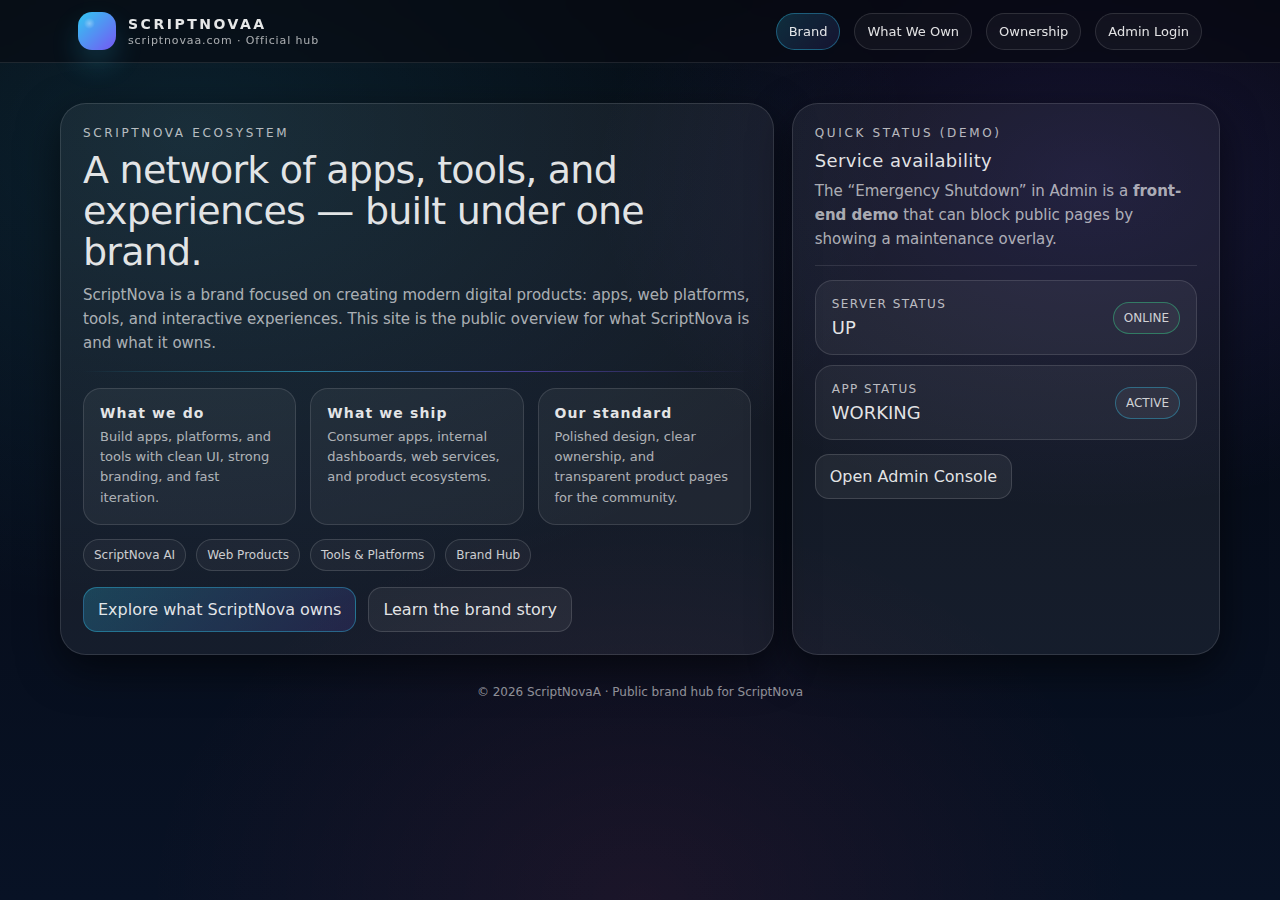
<file: index.html>
<!doctype html>
<html lang="en">
<head>
  <meta charset="utf-8"/>
  <meta name="viewport" content="width=device-width,initial-scale=1"/>
  <title>ScriptNovaA — ScriptNova Brand</title>
  <link rel="stylesheet" href="./assets/styles.css"/>
</head>
<body>
  <div class="nav">
    <div class="nav-inner">
      <a class="brand" href="./index.html">
        <div class="logo"></div>
        <div>
          <h1>ScriptNovaA</h1>
          <small>scriptnovaa.com · Official hub</small>
        </div>
      </a>
      <div class="nav-links">
        <a class="pill accent" href="./brand.html">Brand</a>
        <a class="pill" href="./products.html">What We Own</a>
        <a class="pill" href="./ownership.html">Ownership</a>
        <a class="pill" href="./admin/login.html">Admin Login</a>
      </div>
    </div>
  </div>

  <div class="container hero">
    <div class="hero-grid">
      <div class="card">
        <div class="card-pad">
          <div class="kicker">ScriptNova Ecosystem</div>
          <div class="title">A network of apps, tools, and experiences — built under one brand.</div>
          <p class="sub">
            ScriptNova is a brand focused on creating modern digital products: apps, web platforms, tools,
            and interactive experiences. This site is the public overview for what ScriptNova is and what it owns.
          </p>

          <div class="glow-line"></div>

          <div class="grid-3">
            <div class="mini">
              <h3>What we do</h3>
              <p>Build apps, platforms, and tools with clean UI, strong branding, and fast iteration.</p>
            </div>
            <div class="mini">
              <h3>What we ship</h3>
              <p>Consumer apps, internal dashboards, web services, and product ecosystems.</p>
            </div>
            <div class="mini">
              <h3>Our standard</h3>
              <p>Polished design, clear ownership, and transparent product pages for the community.</p>
            </div>
          </div>

          <div class="badges">
            <span class="badge">ScriptNova AI</span>
            <span class="badge">Web Products</span>
            <span class="badge">Tools & Platforms</span>
            <span class="badge">Brand Hub</span>
          </div>

          <div class="row" style="margin-top:16px">
            <a class="btn primary" href="./products.html">Explore what ScriptNova owns</a>
            <a class="btn" href="./brand.html">Learn the brand story</a>
          </div>
        </div>
      </div>

      <div class="card">
        <div class="card-pad">
          <div class="kicker">Quick status (demo)</div>
          <div style="font-size:18px; margin-top:10px; letter-spacing:.02em;">
            Service availability
          </div>
          <p class="sub" style="margin-top:8px;">
            The “Emergency Shutdown” in Admin is a <b>front-end demo</b> that can block public pages by showing a maintenance overlay.
          </p>

          <div class="hr"></div>

          <div class="mini">
            <div style="display:flex; align-items:center; justify-content:space-between; gap:10px;">
              <div>
                <div class="label" style="margin:0;">server status</div>
                <div id="serverStatus" style="font-size:18px; margin-top:6px;">—</div>
              </div>
              <span id="serverPill" class="chip">—</span>
            </div>
          </div>

          <div style="height:10px"></div>

          <div class="mini">
            <div style="display:flex; align-items:center; justify-content:space-between; gap:10px;">
              <div>
                <div class="label" style="margin:0;">app status</div>
                <div id="appStatus" style="font-size:18px; margin-top:6px;">—</div>
              </div>
              <span id="appPill" class="chip">—</span>
            </div>
          </div>

          <div class="row" style="margin-top:14px">
            <a class="btn" href="./admin/login.html">Open Admin Console</a>
          </div>
        </div>
      </div>
    </div>

    <div class="footer">© <span id="year"></span> ScriptNovaA · Public brand hub for ScriptNova</div>
  </div>

  <!-- Maintenance overlay (shown when server is DOWN) -->
  <div class="maintenance" id="maintenanceOverlay">
    <div class="panel">
      <div class="top">
        <h2>Maintenance Mode</h2>
        <p>ScriptNova services are temporarily unavailable.</p>
      </div>
      <div class="body">
        <div class="codebox" data-codebox></div>
        <div class="row end" style="margin-top:14px">
          <a class="btn" href="./admin/login.html">Admin Login</a>
        </div>
      </div>
    </div>
  </div>

  <div class="toast"></div>

  <script type="module">
    import "./assets/app.js";
    const y = document.querySelector("#year");
    if(y) y.textContent = new Date().getFullYear();

    const serverDown = window.SN.isServerDown();
    const appDown = window.SN.isAppDown();

    const serverStatus = document.querySelector("#serverStatus");
    const serverPill = document.querySelector("#serverPill");
    if(serverStatus && serverPill){
      serverStatus.textContent = serverDown ? "DOWN" : "UP";
      serverPill.textContent = serverDown ? "EVERYTHING IS BLOCKED" : "ONLINE";
      serverPill.style.borderColor = serverDown ? "rgba(255,59,92,.35)" : "rgba(52,255,154,.35)";
    }

    const appStatus = document.querySelector("#appStatus");
    const appPill = document.querySelector("#appPill");
    if(appStatus && appPill){
      appStatus.textContent = appDown ? "DOWN" : "WORKING";
      appPill.textContent = appDown ? "APP DISABLED" : "ACTIVE";
      appPill.style.borderColor = appDown ? "rgba(255,207,90,.35)" : "rgba(52,211,255,.35)";
    }

    window.SN.ensureMaintenanceOverlay();
  </script>
</body>
</html>
</file>
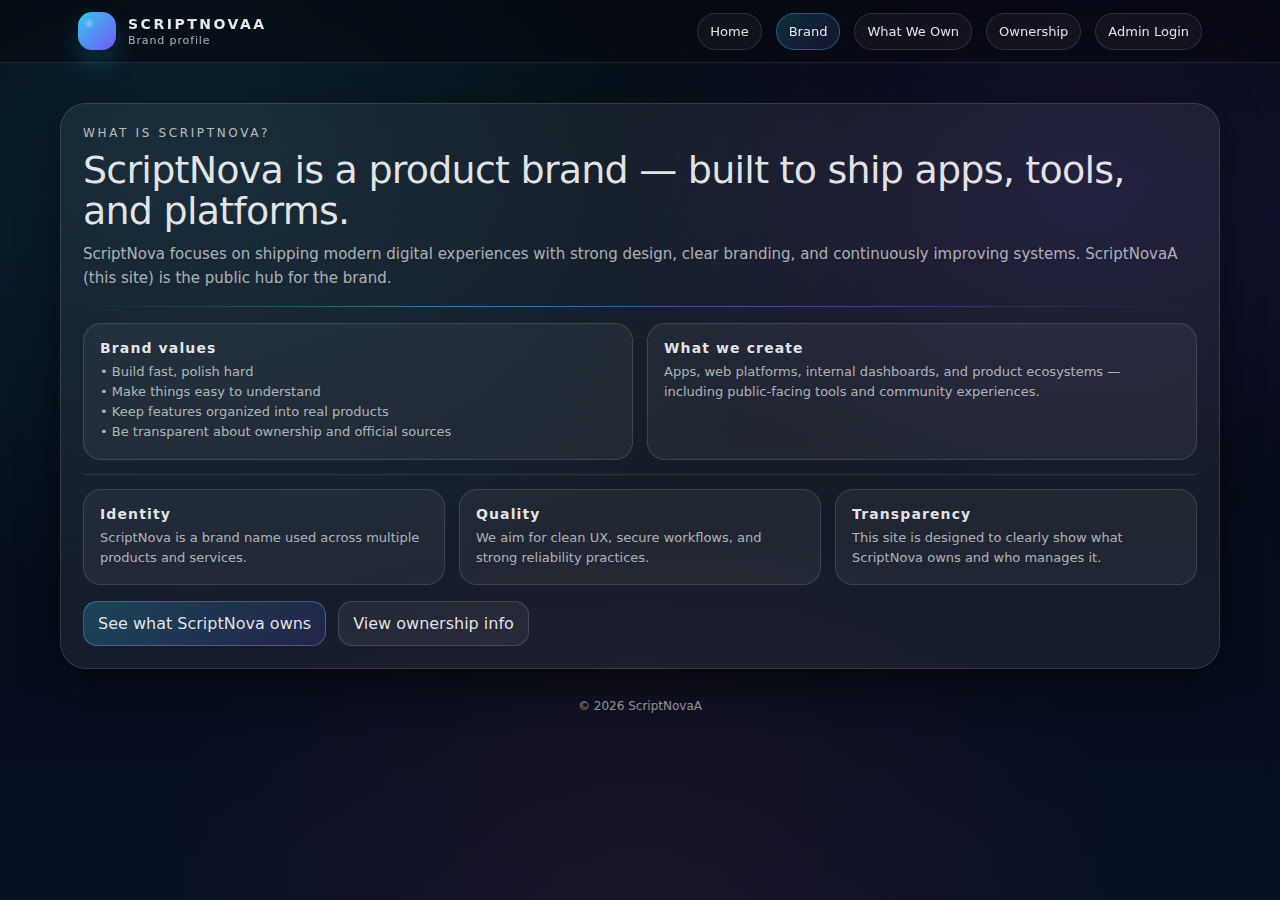
<file: brand.html>
<!doctype html>
<html lang="en">
<head>
  <meta charset="utf-8"/>
  <meta name="viewport" content="width=device-width,initial-scale=1"/>
  <title>ScriptNovaA — Brand</title>
  <link rel="stylesheet" href="./assets/styles.css"/>
</head>
<body>
  <div class="nav">
    <div class="nav-inner">
      <a class="brand" href="./index.html">
        <div class="logo"></div>
        <div>
          <h1>ScriptNovaA</h1>
          <small>Brand profile</small>
        </div>
      </a>
      <div class="nav-links">
        <a class="pill" href="./index.html">Home</a>
        <a class="pill accent" href="./brand.html">Brand</a>
        <a class="pill" href="./products.html">What We Own</a>
        <a class="pill" href="./ownership.html">Ownership</a>
        <a class="pill" href="./admin/login.html">Admin Login</a>
      </div>
    </div>
  </div>

  <div class="container hero">
    <div class="card">
      <div class="card-pad">
        <div class="kicker">What is ScriptNova?</div>
        <div class="title">ScriptNova is a product brand — built to ship apps, tools, and platforms.</div>
        <p class="sub">
          ScriptNova focuses on shipping modern digital experiences with strong design, clear branding, and
          continuously improving systems. ScriptNovaA (this site) is the public hub for the brand.
        </p>

        <div class="glow-line"></div>

        <div class="split">
          <div class="mini">
            <h3>Brand values</h3>
            <p>
              • Build fast, polish hard<br/>
              • Make things easy to understand<br/>
              • Keep features organized into real products<br/>
              • Be transparent about ownership and official sources
            </p>
          </div>
          <div class="mini">
            <h3>What we create</h3>
            <p>
              Apps, web platforms, internal dashboards, and product ecosystems — including public-facing tools
              and community experiences.
            </p>
          </div>
        </div>

        <div class="hr"></div>

        <div class="grid-3">
          <div class="mini">
            <h3>Identity</h3>
            <p>ScriptNova is a brand name used across multiple products and services.</p>
          </div>
          <div class="mini">
            <h3>Quality</h3>
            <p>We aim for clean UX, secure workflows, and strong reliability practices.</p>
          </div>
          <div class="mini">
            <h3>Transparency</h3>
            <p>This site is designed to clearly show what ScriptNova owns and who manages it.</p>
          </div>
        </div>

        <div class="row" style="margin-top:16px">
          <a class="btn primary" href="./products.html">See what ScriptNova owns</a>
          <a class="btn" href="./ownership.html">View ownership info</a>
        </div>
      </div>
    </div>

    <div class="footer">© <span id="year"></span> ScriptNovaA</div>
  </div>

  <div class="maintenance" id="maintenanceOverlay">
    <div class="panel">
      <div class="top">
        <h2>Maintenance Mode</h2>
        <p>ScriptNova services are temporarily unavailable.</p>
      </div>
      <div class="body">
        <div class="codebox" data-codebox></div>
        <div class="row end" style="margin-top:14px">
          <a class="btn" href="./admin/login.html">Admin Login</a>
        </div>
      </div>
    </div>
  </div>

  <div class="toast"></div>
  <script type="module">
    import "./assets/app.js";
    document.querySelector("#year").textContent = new Date().getFullYear();
    window.SN.ensureMaintenanceOverlay();
  </script>
</body>
</html>
</file>
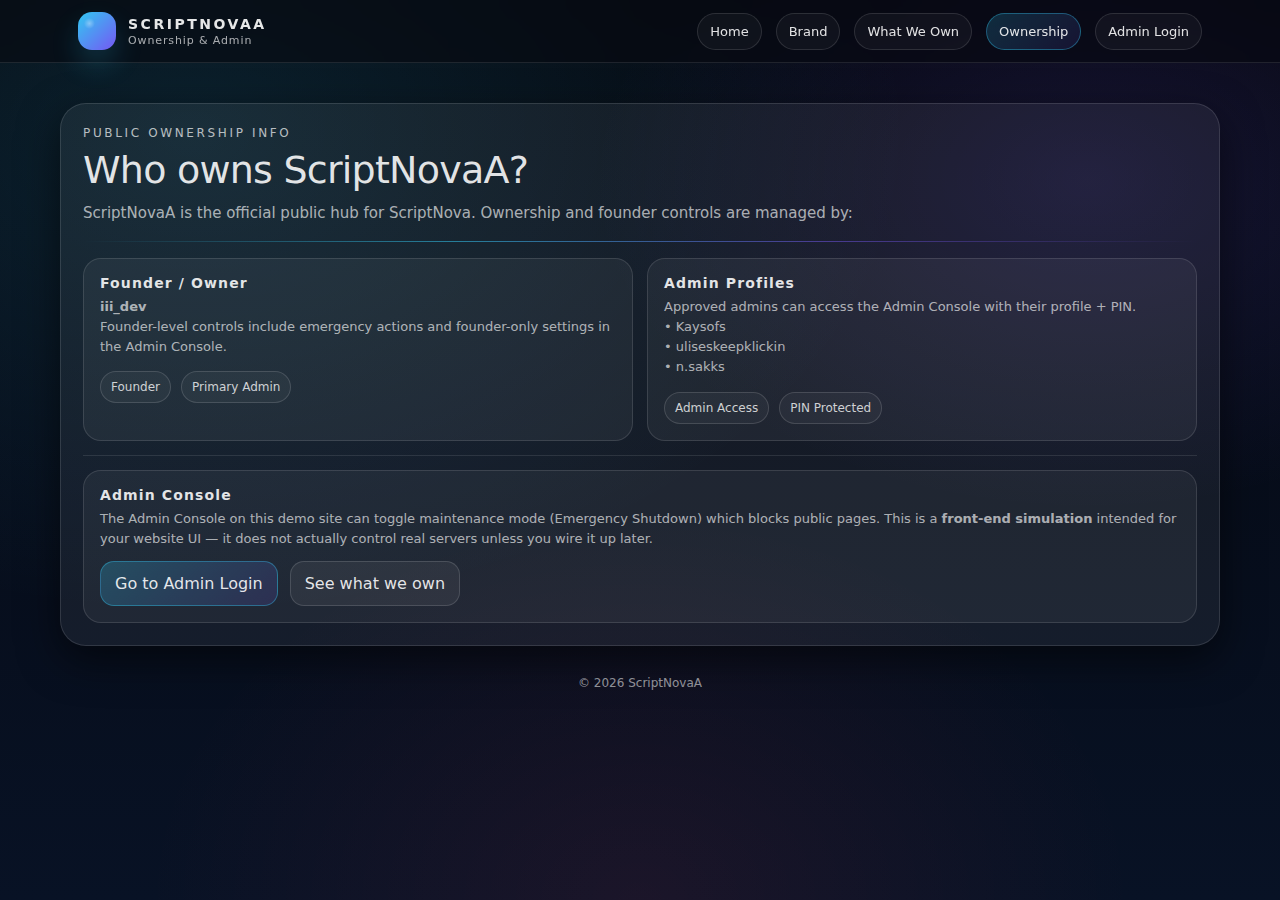
<file: ownership.html>
<!doctype html>
<html lang="en">
<head>
  <meta charset="utf-8"/>
  <meta name="viewport" content="width=device-width,initial-scale=1"/>
  <title>ScriptNovaA — Ownership</title>
  <link rel="stylesheet" href="./assets/styles.css"/>
</head>
<body>
  <div class="nav">
    <div class="nav-inner">
      <a class="brand" href="./index.html">
        <div class="logo"></div>
        <div>
          <h1>ScriptNovaA</h1>
          <small>Ownership & Admin</small>
        </div>
      </a>
      <div class="nav-links">
        <a class="pill" href="./index.html">Home</a>
        <a class="pill" href="./brand.html">Brand</a>
        <a class="pill" href="./products.html">What We Own</a>
        <a class="pill accent" href="./ownership.html">Ownership</a>
        <a class="pill" href="./admin/login.html">Admin Login</a>
      </div>
    </div>
  </div>

  <div class="container hero">
    <div class="card">
      <div class="card-pad">
        <div class="kicker">Public Ownership Info</div>
        <div class="title">Who owns ScriptNovaA?</div>
        <p class="sub">
          ScriptNovaA is the official public hub for ScriptNova. Ownership and founder controls are managed by:
        </p>

        <div class="glow-line"></div>

        <div class="split">
          <div class="mini">
            <h3>Founder / Owner</h3>
            <p>
              <b>iii_dev</b><br/>
              Founder-level controls include emergency actions and founder-only settings in the Admin Console.
            </p>
            <div class="badges">
              <span class="badge">Founder</span>
              <span class="badge">Primary Admin</span>
            </div>
          </div>

          <div class="mini">
            <h3>Admin Profiles</h3>
            <p>
              Approved admins can access the Admin Console with their profile + PIN.<br/>
              • Kaysofs<br/>
              • uliseskeepklickin<br/>
              • n.sakks
            </p>
            <div class="badges">
              <span class="badge">Admin Access</span>
              <span class="badge">PIN Protected</span>
            </div>
          </div>
        </div>

        <div class="hr"></div>

        <div class="mini">
          <h3>Admin Console</h3>
          <p>
            The Admin Console on this demo site can toggle maintenance mode (Emergency Shutdown) which blocks public pages.
            This is a <b>front-end simulation</b> intended for your website UI — it does not actually control real servers unless you wire it up later.
          </p>
          <div class="row" style="margin-top:12px">
            <a class="btn primary" href="./admin/login.html">Go to Admin Login</a>
            <a class="btn" href="./products.html">See what we own</a>
          </div>
        </div>
      </div>
    </div>

    <div class="footer">© <span id="year"></span> ScriptNovaA</div>
  </div>

  <div class="maintenance" id="maintenanceOverlay">
    <div class="panel">
      <div class="top">
        <h2>Maintenance Mode</h2>
        <p>ScriptNova services are temporarily unavailable.</p>
      </div>
      <div class="body">
        <div class="codebox" data-codebox></div>
        <div class="row end" style="margin-top:14px">
          <a class="btn" href="./admin/login.html">Admin Login</a>
        </div>
      </div>
    </div>
  </div>

  <div class="toast"></div>
  <script type="module">
    import "./assets/app.js";
    document.querySelector("#year").textContent = new Date().getFullYear();
    window.SN.ensureMaintenanceOverlay();
  </script>
</body>
</html>
</file>
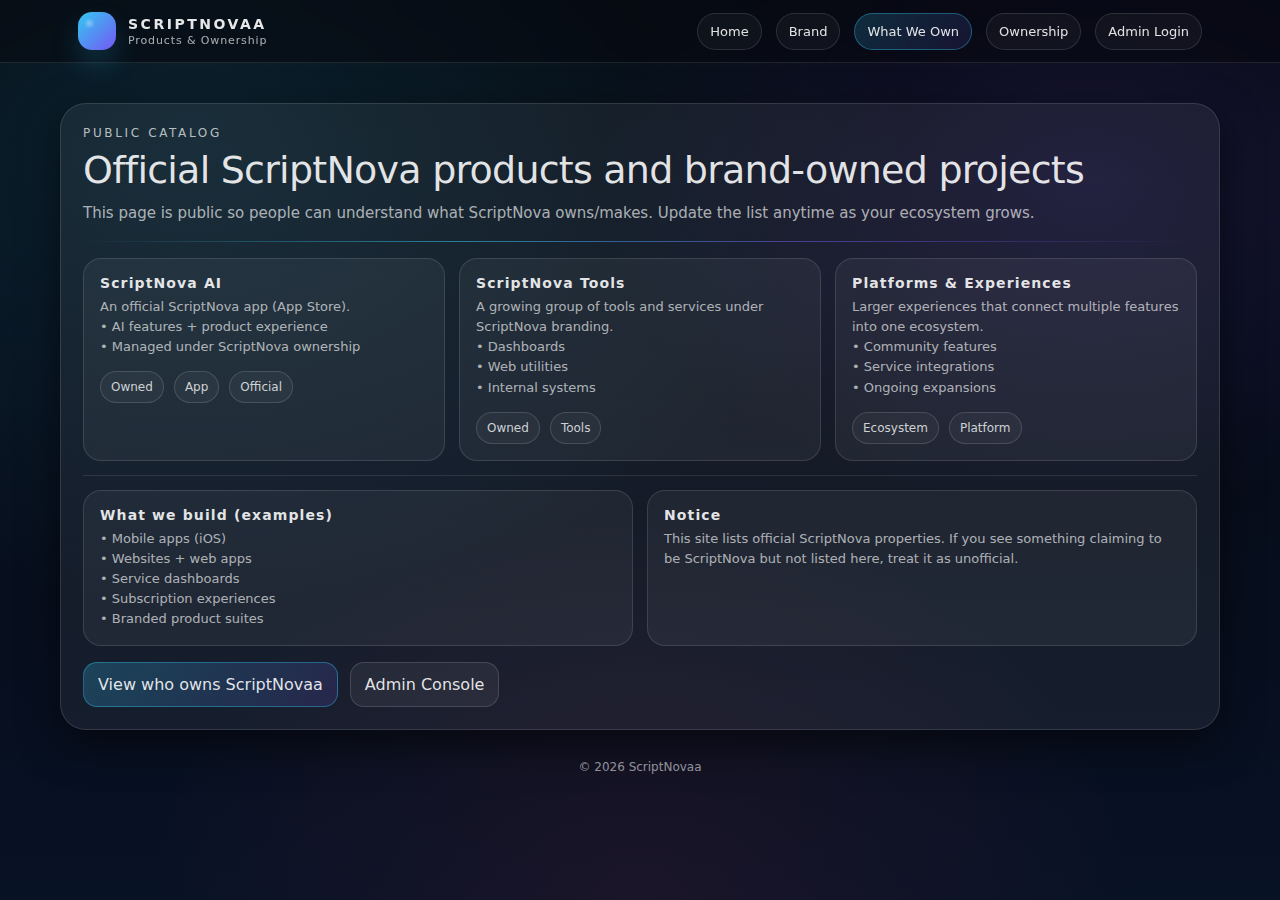
<file: products.html>
<!doctype html>
<html lang="en">
<head>
  <meta charset="utf-8"/>
  <meta name="viewport" content="width=device-width,initial-scale=1"/>
  <title>ScriptNovaa — What We Own</title>
  <link rel="stylesheet" href="./assets/styles.css"/>
</head>
<body>
  <div class="nav">
    <div class="nav-inner">
      <a class="brand" href="./index.html">
        <div class="logo"></div>
        <div>
          <h1>ScriptNovaa</h1>
          <small>Products & Ownership</small>
        </div>
      </a>
      <div class="nav-links">
        <a class="pill" href="./index.html">Home</a>
        <a class="pill" href="./brand.html">Brand</a>
        <a class="pill accent" href="./products.html">What We Own</a>
        <a class="pill" href="./ownership.html">Ownership</a>
        <a class="pill" href="./admin/login.html">Admin Login</a>
      </div>
    </div>
  </div>

  <div class="container hero">
    <div class="card">
      <div class="card-pad">
        <div class="kicker">Public Catalog</div>
        <div class="title">Official ScriptNova products and brand-owned projects</div>
        <p class="sub">
          This page is public so people can understand what ScriptNova owns/makes.
          Update the list anytime as your ecosystem grows.
        </p>

        <div class="glow-line"></div>

        <div class="grid-3">
          <div class="mini">
            <h3>ScriptNova AI</h3>
            <p>
              An official ScriptNova app (App Store).<br/>
              • AI features + product experience<br/>
              • Managed under ScriptNova ownership
            </p>
            <div class="badges">
              <span class="badge">Owned</span>
              <span class="badge">App</span>
              <span class="badge">Official</span>
            </div>
          </div>

          <div class="mini">
            <h3>ScriptNova Tools</h3>
            <p>
              A growing group of tools and services under ScriptNova branding.<br/>
              • Dashboards<br/>
              • Web utilities<br/>
              • Internal systems
            </p>
            <div class="badges">
              <span class="badge">Owned</span>
              <span class="badge">Tools</span>
            </div>
          </div>

          <div class="mini">
            <h3>Platforms & Experiences</h3>
            <p>
              Larger experiences that connect multiple features into one ecosystem.<br/>
              • Community features<br/>
              • Service integrations<br/>
              • Ongoing expansions
            </p>
            <div class="badges">
              <span class="badge">Ecosystem</span>
              <span class="badge">Platform</span>
            </div>
          </div>
        </div>

        <div class="hr"></div>

        <div class="split">
          <div class="mini">
            <h3>What we build (examples)</h3>
            <p>
              • Mobile apps (iOS)<br/>
              • Websites + web apps<br/>
              • Service dashboards<br/>
              • Subscription experiences<br/>
              • Branded product suites
            </p>
          </div>
          <div class="mini">
            <h3>Notice</h3>
            <p>
              This site lists official ScriptNova properties. If you see something claiming to be ScriptNova
              but not listed here, treat it as unofficial.
            </p>
          </div>
        </div>

        <div class="row" style="margin-top:16px">
          <a class="btn primary" href="./ownership.html">View who owns ScriptNovaa</a>
          <a class="btn" href="./admin/login.html">Admin Console</a>
        </div>
      </div>
    </div>

    <div class="footer">© <span id="year"></span> ScriptNovaa</div>
  </div>

  <div class="maintenance" id="maintenanceOverlay">
    <div class="panel">
      <div class="top">
        <h2>Maintenance Mode</h2>
        <p>ScriptNova services are temporarily unavailable.</p>
      </div>
      <div class="body">
        <div class="codebox" data-codebox></div>
        <div class="row end" style="margin-top:14px">
          <a class="btn" href="./admin/login.html">Admin Login</a>
        </div>
      </div>
    </div>
  </div>

  <div class="toast"></div>
  <script type="module">
    import "./assets/app.js";
    document.querySelector("#year").textContent = new Date().getFullYear();
    window.SN.ensureMaintenanceOverlay();
  </script>
</body>
</html>
</file>
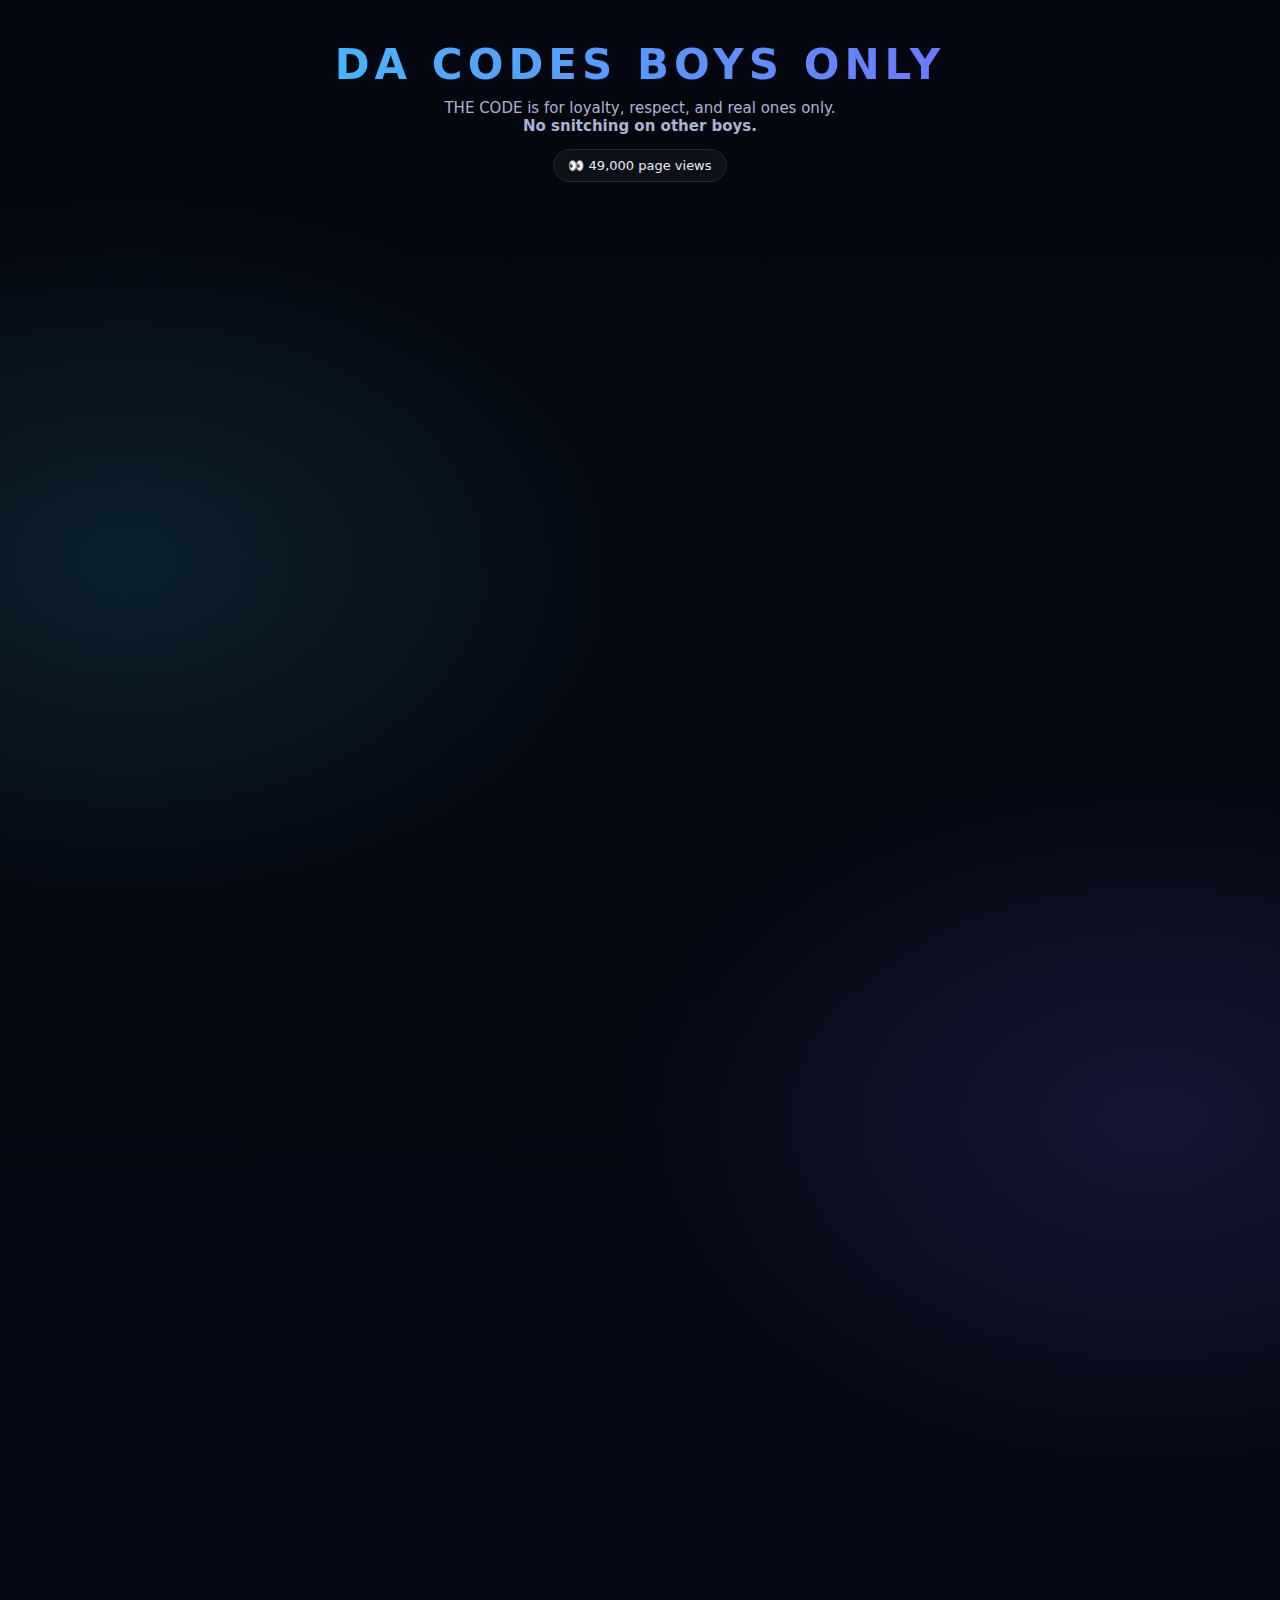
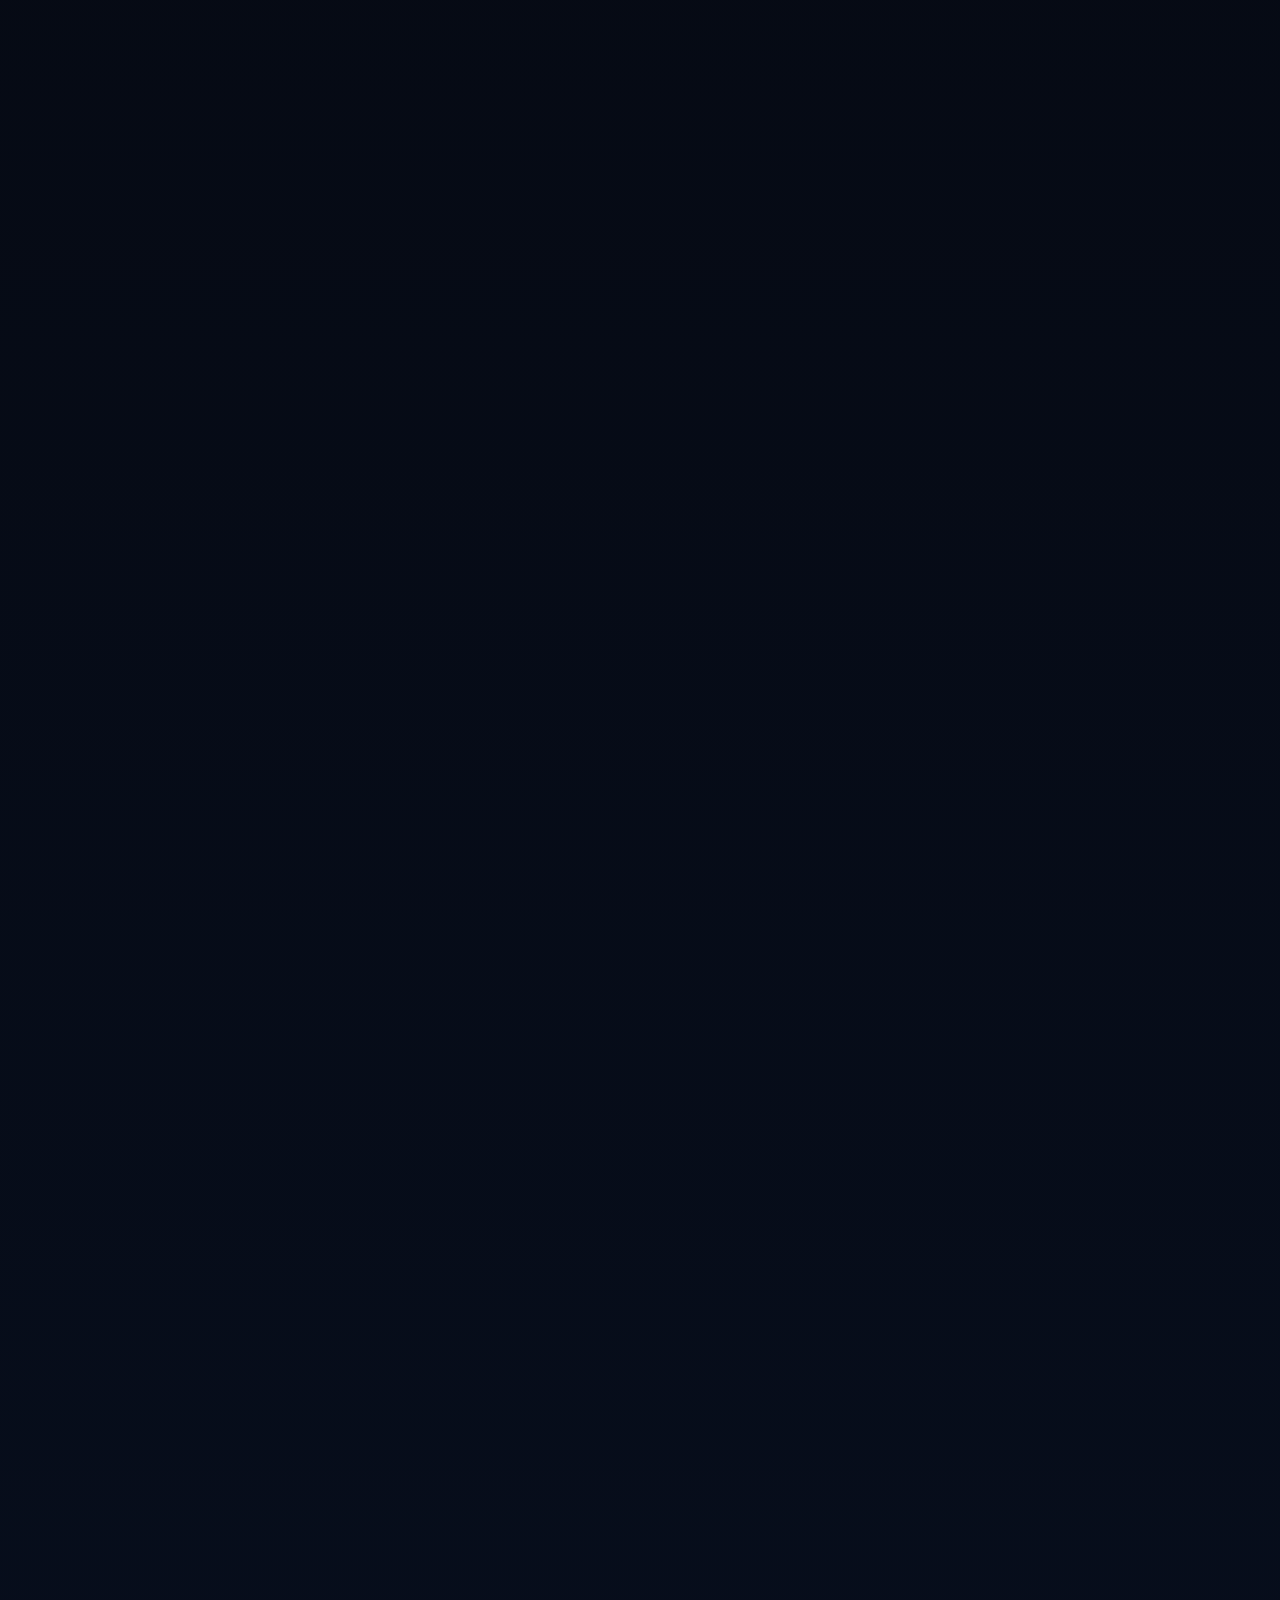
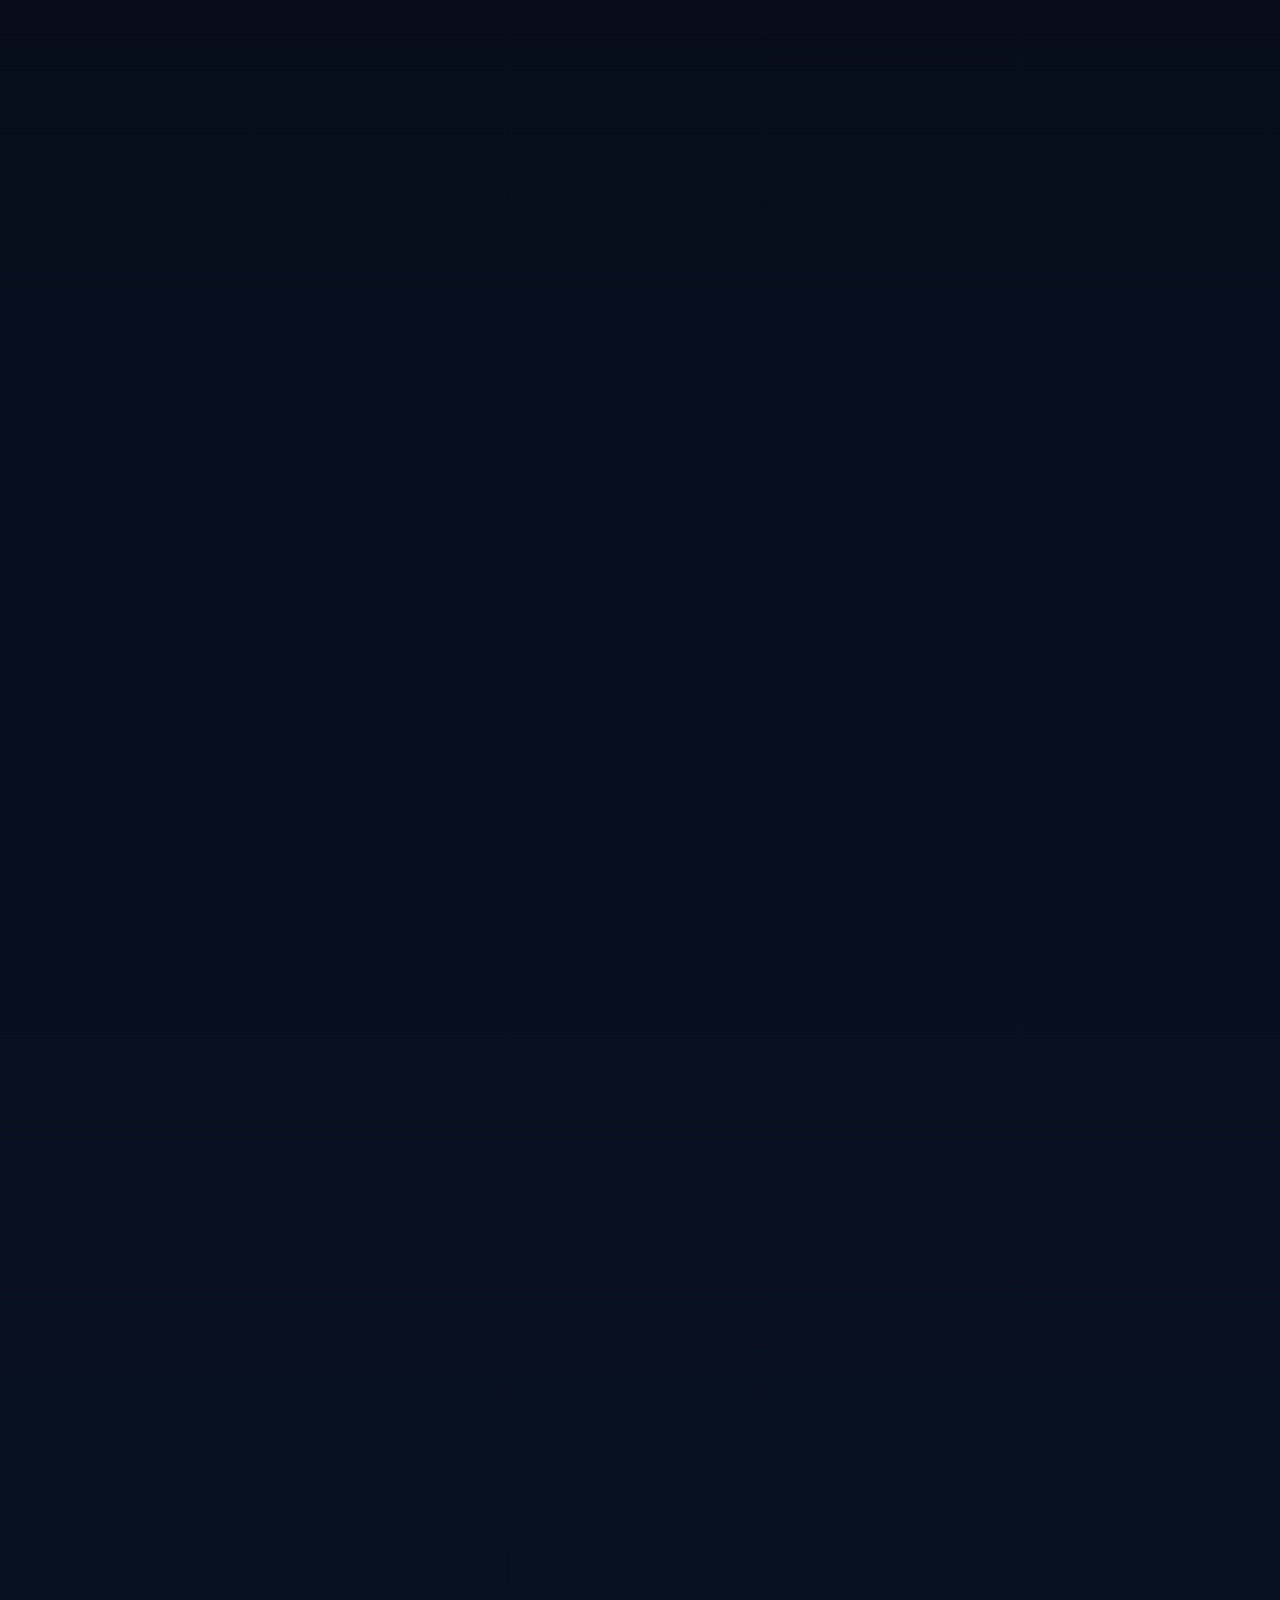
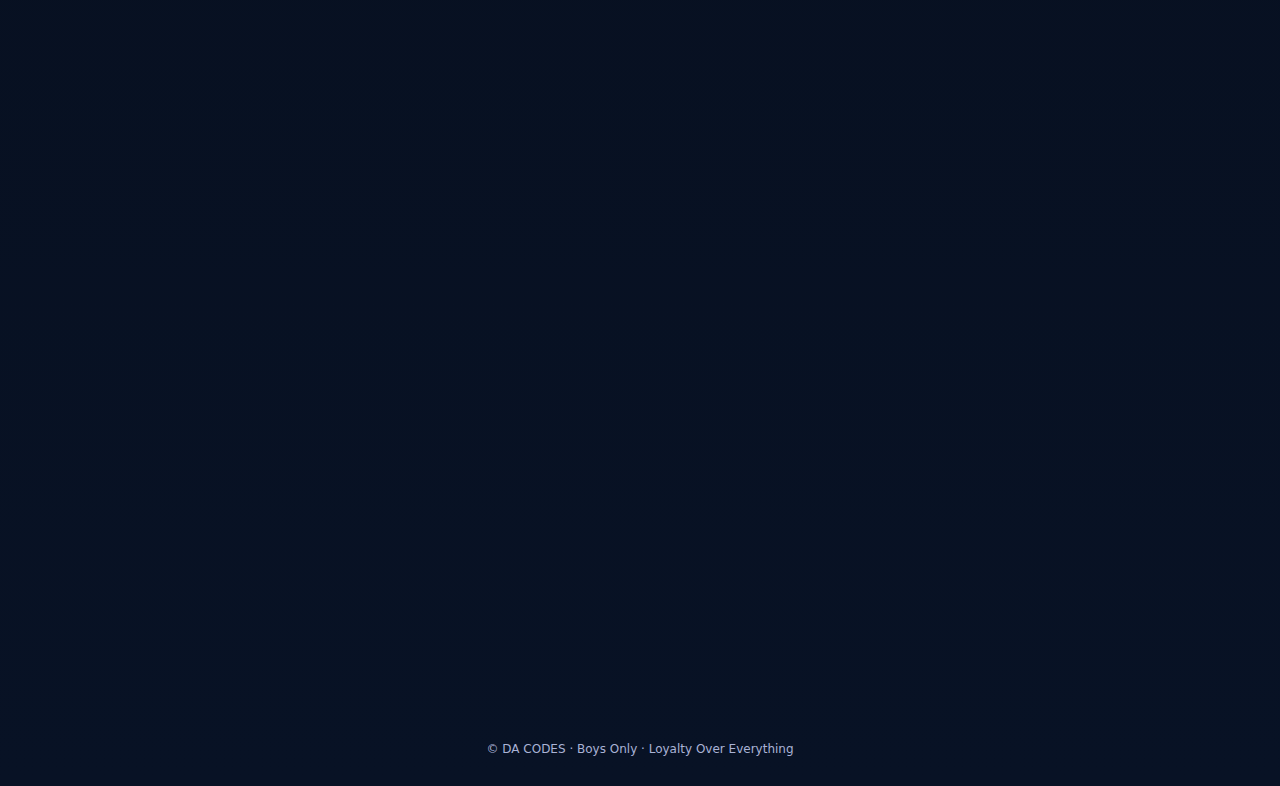
<file: thecode.html>
<!DOCTYPE html>
<html lang="en">
<head>
<meta charset="UTF-8" />
<meta name="viewport" content="width=device-width, initial-scale=1.0"/>
<title>DA CODES BOYS ONLY</title>

<style>
:root{
  --bg:#05070e;
  --card:#0b1220;
  --stroke:#1f2a44;
  --text:#e8ecff;
  --muted:#aab3d6;
  --accent:#34d3ff;
  --accent2:#7c5cff;
}

*{box-sizing:border-box}
body{
  margin:0;
  font-family: system-ui, -apple-system, Segoe UI, Roboto, Arial;
  background:
    radial-gradient(900px 600px at 10% 10%, rgba(52,211,255,.12), transparent 60%),
    radial-gradient(900px 600px at 90% 20%, rgba(124,92,255,.14), transparent 60%),
    linear-gradient(180deg, #05070e, #081225);
  color:var(--text);
}

header{
  text-align:center;
  padding:40px 20px 20px;
}

h1{
  margin:0;
  font-size:42px;
  letter-spacing:.12em;
  text-transform:uppercase;
  background:linear-gradient(90deg,var(--accent),var(--accent2));
  -webkit-background-clip:text;
  background-clip:text;
  color:transparent;
  animation: glow 3s ease-in-out infinite;
}

@keyframes glow{
  0%,100%{filter:drop-shadow(0 0 0 rgba(52,211,255,0))}
  50%{filter:drop-shadow(0 0 18px rgba(52,211,255,.35))}
}

.subtitle{
  margin-top:10px;
  color:var(--muted);
  font-size:15px;
}

.counter{
  margin-top:14px;
  display:inline-block;
  padding:8px 14px;
  border-radius:999px;
  border:1px solid var(--stroke);
  background:rgba(255,255,255,.04);
  font-size:13px;
}

.container{
  max-width:1000px;
  margin:0 auto;
  padding:20px;
}

.code{
  background:var(--card);
  border:1px solid var(--stroke);
  border-radius:18px;
  padding:18px 20px;
  margin-bottom:16px;
  opacity:0;
  transform:translateY(16px);
  animation: enter .6s ease forwards;
}

.code:nth-child(even){
  animation-delay:.08s;
}

@keyframes enter{
  to{
    opacity:1;
    transform:translateY(0);
  }
}

.code h2{
  margin:0 0 8px;
  font-size:18px;
  color:var(--accent);
}

.code p{
  margin:0;
  font-size:14px;
  line-height:1.6;
  color:var(--text);
}

.code:hover{
  border-color:var(--accent);
  box-shadow:0 0 0 3px rgba(52,211,255,.12);
  transition:.2s ease;
}

footer{
  text-align:center;
  padding:30px 16px;
  color:var(--muted);
  font-size:12px;
}
</style>
</head>

<body>

<header>
  <h1>DA CODES BOYS ONLY</h1>
  <div class="subtitle">
    THE CODE is for loyalty, respect, and real ones only.<br/>
    <strong>No snitching on other boys.</strong>
  </div>
  <div class="counter">👀 49,000 page views</div>
</header>

<div class="container">

<!-- ====== THE CODE (1–50) ====== -->

<div class="code"><h2>1. Have your boys’ backs.</h2><p>
This is the foundation of THE CODE. If your boy calls, you show up. If he’s down, you lift him up. Loyalty comes first—always.
</p></div>

<div class="code"><h2>2. Be a solid wingman.</h2><p>
Create opportunities, not problems. Give space, distract respectfully, and help your boy shine.
</p></div>

<div class="code"><h2>3. Don’t date your boy’s ex.</h2><p>
Or family. Unless you have clear approval. Drama destroys crews.
</p></div>

<div class="code"><h2>4. Be inclusive.</h2><p>
Real boys don’t discriminate. Respect everyone—THE CODE is about character, not labels.
</p></div>

<div class="code"><h2>5. Stand up for your boys.</h2><p>
If someone disrespects your boy, you don’t disappear. You stand beside him.
</p></div>

<div class="code"><h2>6. Honor bets and debts.</h2><p>
If you lose, you pay. Your word means something.
</p></div>

<div class="code"><h2>7. Look after messed-up boys.</h2><p>
No one drives unsafe. No one gets left behind.
</p></div>

<div class="code"><h2>8. Respect boundaries.</h2><p>
If a boy says stop, you stop. No jokes, no pushing.
</p></div>

<div class="code"><h2>9. Respect bathroom rules.</h2><p>
No explanation needed. If you know, you know.
</p></div>

<div class="code"><h2>10. Respect interests.</h2><p>
No shaming your boy for what he likes. Ever.
</p></div>

<div class="code"><h2>11. Gas your boys up.</h2><p>
Compliment wins. Support publicly.
</p></div>

<div class="code"><h2>12. Leave no boy behind.</h2><p>
Everyone who came together leaves together.
</p></div>

<div class="code"><h2>13. Talk your boy up to his crush.</h2><p>
Never sabotage. Ever.
</p></div>

<div class="code"><h2>14. Handle beef like adults.</h2><p>
Talk it out. Violence is weakness.
</p></div>

<div class="code"><h2>15. Keep secrets.</h2><p>
No snitching. No leaking. Ever.
</p></div>

<div class="code"><h2>16. Don’t kiss and tell.</h2><p>
Respect people and keep it quiet.
</p></div>

<div class="code"><h2>17. Chip in.</h2><p>
Food, rides, snacks—no freeloaders.
</p></div>

<div class="code"><h2>18. All beards are valid.</h2><p>
Growth takes time. Support the journey.
</p></div>

<div class="code"><h2>19. Give honest advice when asked.</h2><p>
Truth, not cruelty.
</p></div>

<div class="code"><h2>20. Return cars better than borrowed.</h2><p>
Full tank. Clean inside.
</p></div>

<div class="code"><h2>21. Clean up after crashing.</h2><p>
Respect the space.
</p></div>

<div class="code"><h2>22. Always return handshakes.</h2><p>
Fix missed daps immediately.
</p></div>

<div class="code"><h2>23. Hug your boys.</h2><p>
Showing care is strength.
</p></div>

<div class="code"><h2>24. Help your boys move.</h2><p>
It’s a universal rule.
</p></div>

<div class="code"><h2>25. Put weights back.</h2><p>
Clean gym = respect.
</p></div>

<!-- ====== ADDED CODES (26–50) ====== -->

<div class="code"><h2>26. No snitching on other boys.</h2><p>
Handle it internally. Loyalty stays inside the circle.
</p></div>

<div class="code"><h2>27. Don’t clown serious feelings.</h2><p>
If a boy opens up, you listen.
</p></div>

<div class="code"><h2>28. Protect your boys’ names.</h2><p>
No talking behind backs.
</p></div>

<div class="code"><h2>29. Celebrate wins together.</h2><p>
Big or small—wins are wins.
</p></div>

<div class="code"><h2>30. Don’t compete with your boys.</h2><p>
Build together, not against each other.
</p></div>

<div class="code"><h2>31. Correct privately, praise publicly.</h2><p>
That’s leadership.
</p></div>

<div class="code"><h2>32. Be on time.</h2><p>
Your boys’ time matters.
</p></div>

<div class="code"><h2>33. Don’t steal attention.</h2><p>
Let your boys have their moment.
</p></div>

<div class="code"><h2>34. No unnecessary drama.</h2><p>
Peace over chaos.
</p></div>

<div class="code"><h2>35. Share opportunities.</h2><p>
Put your boys on.
</p></div>

<div class="code"><h2>36. Protect group chats.</h2><p>
Nothing leaks. Ever.
</p></div>

<div class="code"><h2>37. Check in.</h2><p>
Silence can mean struggle.
</p></div>

<div class="code"><h2>38. Respect relationships.</h2><p>
Don’t cross lines.
</p></div>

<div class="code"><h2>39. Keep your word.</h2><p>
Reputation is everything.
</p></div>

<div class="code"><h2>40. No fake energy.</h2><p>
Be real or be gone.
</p></div>

<div class="code"><h2>41. Support growth.</h2><p>
Encourage leveling up.
</p></div>

<div class="code"><h2>42. Handle losses together.</h2><p>
Failure isn’t final.
</p></div>

<div class="code"><h2>43. Respect personal space.</h2><p>
Always.
</p></div>

<div class="code"><h2>44. Keep egos in check.</h2><p>
Pride breaks crews.
</p></div>

<div class="code"><h2>45. No switching sides.</h2><p>
Stand firm.
</p></div>

<div class="code"><h2>46. Teach, don’t shame.</h2><p>
Help your boys learn.
</p></div>

<div class="code"><h2>47. Be dependable.</h2><p>
If you say you’re there—you are.
</p></div>

<div class="code"><h2>48. Protect younger boys.</h2><p>
Lead by example.
</p></div>

<div class="code"><h2>49. Respect the code.</h2><p>
Without respect, it means nothing.
</p></div>

<div class="code"><h2>50. THE CODE is forever.</h2><p>
If you follow it, you’re family.
</p></div>

</div>

<footer>
  © DA CODES · Boys Only · Loyalty Over Everything
</footer>

</body>
</html>
</file>
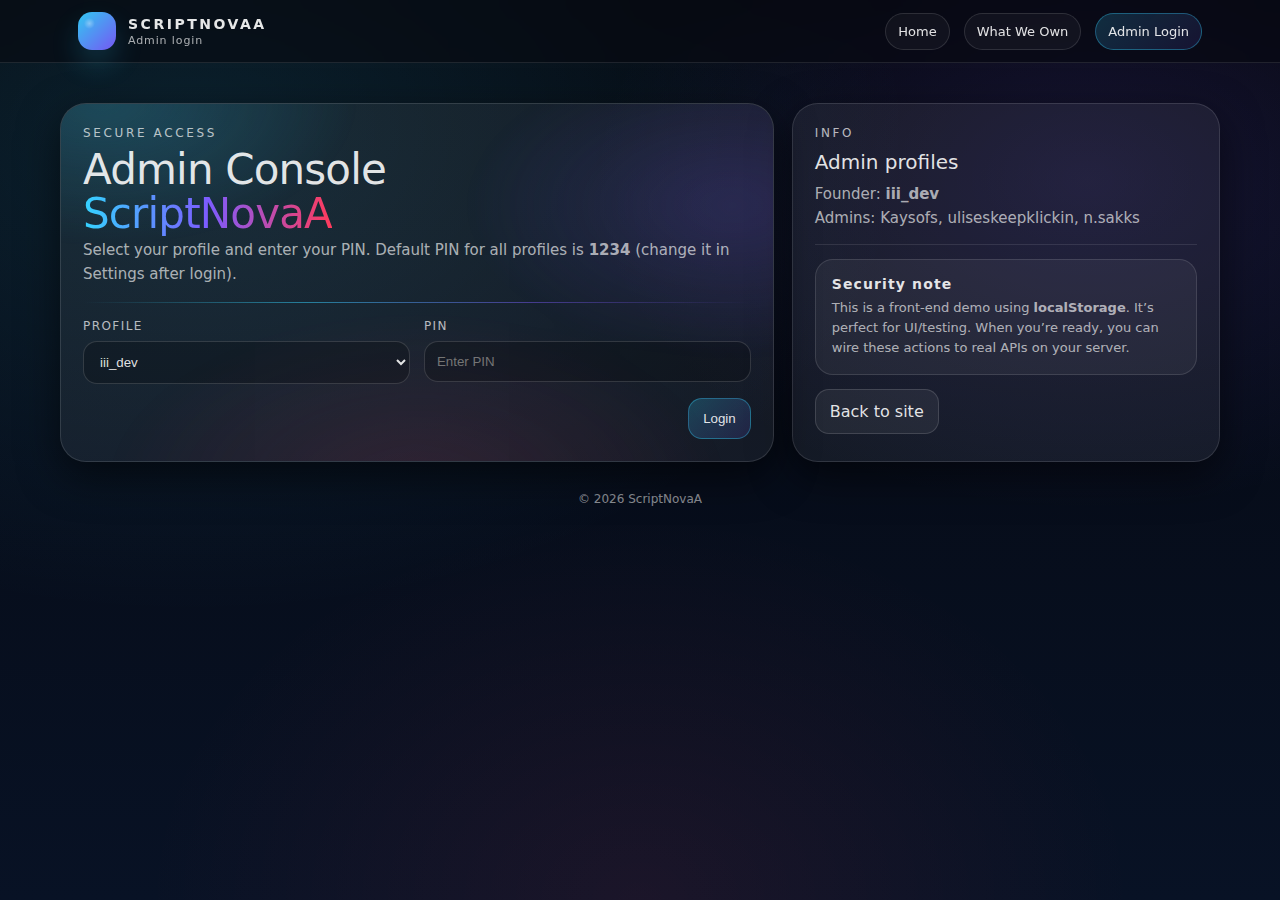
<file: admin/dashboard.html>
<!doctype html>
<html lang="en">
<head>
  <meta charset="utf-8"/>
  <meta name="viewport" content="width=device-width,initial-scale=1"/>
  <title>ScriptNovaA — Admin Dashboard</title>
  <link rel="stylesheet" href="../assets/styles.css"/>
</head>
<body>
  <div class="nav">
    <div class="nav-inner">
      <a class="brand" href="../index.html">
        <div class="logo"></div>
        <div>
          <h1>ScriptNovaA</h1>
          <small>Admin dashboard</small>
        </div>
      </a>
      <div class="nav-links">
        <a class="pill" href="../index.html">Public Site</a>
        <a class="pill accent" href="./dashboard.html">Dashboard</a>
        <a class="pill" href="./settings.html">Settings</a>
      </div>
    </div>
  </div>

  <div class="container hero">
    <div class="card welcome-wrap">
      <div class="welcome-bg"></div>
      <div class="card-pad welcome-content">
        <div data-admin-header></div>

        <div class="kicker" data-pop>Welcome</div>
        <div class="big-welcome" data-pop>
          Welcome, <span class="name-gradient" data-welcome-name>Admin</span>
        </div>
        <p class="sub" data-pop>
          Manage ScriptNovaA controls. Emergency actions below are demo toggles (local only) unless connected to real servers later.
        </p>

        <div class="glow-line"></div>

        <div class="grid-3" data-pop>
          <div class="mini">
            <h3>server status</h3>
            <p style="margin-top:6px;">
              <b id="serverStatus">—</b><br/>
              <span id="serverMsg" style="color:rgba(255,255,255,.68)"></span>
            </p>
          </div>
          <div class="mini">
            <h3>app status</h3>
            <p style="margin-top:6px;">
              <b id="appStatus">—</b><br/>
              <span id="appMsg" style="color:rgba(255,255,255,.68)"></span>
            </p>
          </div>
          <div class="mini">
            <h3>access level</h3>
            <p style="margin-top:6px;">
              <b id="roleText">—</b><br/>
              <span style="color:rgba(255,255,255,.68)">Founder-only settings appear in Settings.</span>
            </p>
          </div>
        </div>

        <div class="hr"></div>

        <div class="split">
          <div class="mini" data-pop>
            <h3>Emergency Shutdown</h3>
            <p>
              Toggles maintenance mode for the public site.<br/>
              If SERVER is DOWN: <b>EVERYTHING IS BLOCKED</b>.
            </p>
            <div class="row" style="margin-top:12px">
              <button class="btn danger" id="toggleServerBtn">Toggle Server Shutdown</button>
              <a class="btn" href="../index.html">Open Public Site</a>
            </div>
          </div>

          <div class="mini" data-pop>
            <h3>Shutdown App (Founder Only)</h3>
            <p id="founderNote" style="margin-top:6px;">
              must be logged in as iii_dev
            </p>
            <div class="row" style="margin-top:12px">
              <button class="btn" id="toggleAppBtn">Toggle App Shutdown</button>
              <a class="btn primary" href="./settings.html">Admin Settings</a>
            </div>
          </div>
        </div>

        <div class="hr"></div>

        <div class="mini" data-pop>
          <h3>Founder-only settings</h3>
          <p>
            Founder is <b>iii_dev</b>. Founder-only controls appear in Settings and include elevated management options.
          </p>
        </div>
      </div>
    </div>

    <div class="footer">© <span id="year"></span> ScriptNovaA</div>
  </div>

  <div class="toast"></div>

  <script type="module">
    import "../assets/app.js";

    document.querySelector("#year").textContent = new Date().getFullYear();

    const session = window.SN.requireAdmin();
    if(!session) throw new Error("redirecting");

    window.SN.renderAdminHeader(session);
    window.SN.welcomeAnimation(session.username);

    const isFounder = session.username === "iii_dev";
    const roleText = document.querySelector("#roleText");
    roleText.textContent = isFounder ? "Founder (iii_dev)" : "Admin";

    const serverStatus = document.querySelector("#serverStatus");
    const serverMsg = document.querySelector("#serverMsg");
    const appStatus = document.querySelector("#appStatus");
    const appMsg = document.querySelector("#appMsg");

    function refresh(){
      const sDown = window.SN.isServerDown();
      const aDown = window.SN.isAppDown();

      serverStatus.textContent = sDown ? "DOWN" : "UP";
      serverMsg.textContent = sDown ? "EVERYTHING IS BLOCKED" : "Online";

      // You requested: app status: WORKING (default)
      appStatus.textContent = aDown ? "DOWN" : "WORKING";
      appMsg.textContent = aDown ? "App disabled (demo)" : "App status is WORKING";
    }
    refresh();

    // Emergency shutdown toggle (all admins can toggle in this demo)
    document.querySelector("#toggleServerBtn").addEventListener("click", ()=>{
      const nowDown = window.SN.emergencyShutdownToggle();
      window.SN.toast(nowDown ? "SERVER DOWN — everything is blocked." : "SERVER UP — public site restored.");
      refresh();
    });

    // App shutdown: only iii_dev
    const toggleAppBtn = document.querySelector("#toggleAppBtn");
    const founderNote = document.querySelector("#founderNote");

    if(!isFounder){
      toggleAppBtn.disabled = true;
      founderNote.innerHTML = `<b>must be logged in as iii_dev</b>`;
    }else{
      founderNote.textContent = "Founder access confirmed.";
      toggleAppBtn.classList.add("danger");
      toggleAppBtn.addEventListener("click", ()=>{
        const res = window.SN.shutdownAppFounderOnly(session);
        if(!res.ok){
          window.SN.toast(res.msg);
          return;
        }
        window.SN.toast(res.newState ? "APP DOWN (demo)" : "APP WORKING (demo)");
        refresh();
      });
    }
  </script>
</body>
</html>
</file>
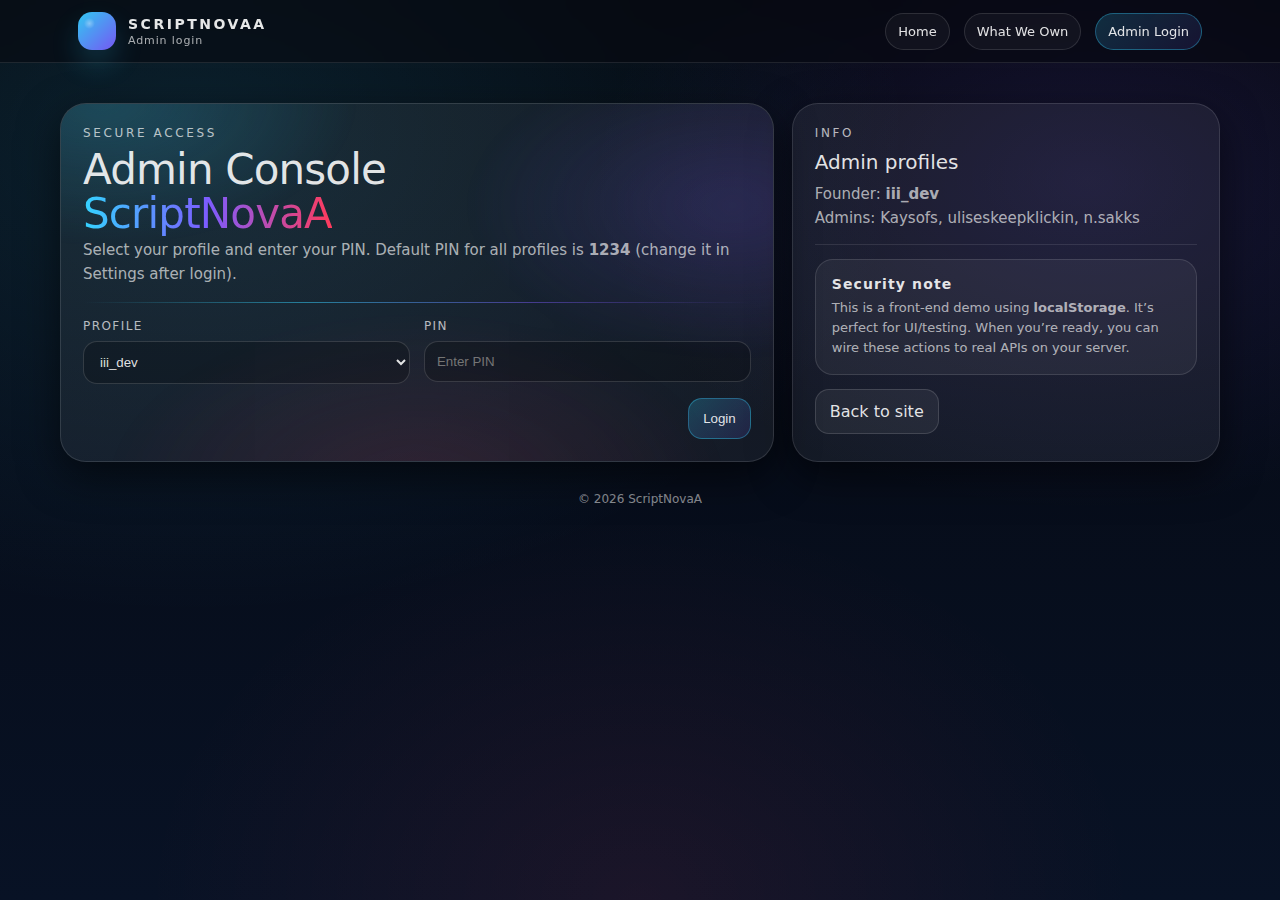
<file: admin/login.html>
<!doctype html>
<html lang="en">
<head>
  <meta charset="utf-8"/>
  <meta name="viewport" content="width=device-width,initial-scale=1"/>
  <title>ScriptNovaA — Admin Login</title>
  <link rel="stylesheet" href="../assets/styles.css"/>
</head>
<body>
  <div class="nav">
    <div class="nav-inner">
      <a class="brand" href="../index.html">
        <div class="logo"></div>
        <div>
          <h1>ScriptNovaA</h1>
          <small>Admin login</small>
        </div>
      </a>
      <div class="nav-links">
        <a class="pill" href="../index.html">Home</a>
        <a class="pill" href="../products.html">What We Own</a>
        <a class="pill accent" href="./login.html">Admin Login</a>
      </div>
    </div>
  </div>

  <div class="container hero">
    <div class="hero-grid">
      <div class="card welcome-wrap">
        <div class="welcome-bg"></div>
        <div class="card-pad welcome-content">
          <div class="kicker" data-pop>Secure Access</div>
          <div class="big-welcome" data-pop>
            Admin Console<br/>
            <span class="name-gradient">ScriptNovaA</span>
          </div>
          <p class="sub" data-pop>
            Select your profile and enter your PIN. Default PIN for all profiles is <b>1234</b> (change it in Settings after login).
          </p>

          <div class="glow-line"></div>

          <div class="split" data-pop>
            <div>
              <div class="label">profile</div>
              <select id="username" class="input">
                <option>iii_dev</option>
                <option>Kaysofs</option>
                <option>uliseskeepklickin</option>
                <option>n.sakks</option>
              </select>
            </div>
            <div>
              <div class="label">pin</div>
              <input id="pin" class="input" type="password" inputmode="numeric" placeholder="Enter PIN"/>
            </div>
          </div>

          <div class="row end" style="margin-top:14px" data-pop>
            <button class="btn primary" id="loginBtn">Login</button>
          </div>
        </div>
      </div>

      <div class="card">
        <div class="card-pad">
          <div class="kicker">Info</div>
          <div style="font-size:20px; margin-top:10px;">Admin profiles</div>
          <p class="sub" style="margin-top:8px;">
            Founder: <b>iii_dev</b><br/>
            Admins: Kaysofs, uliseskeepklickin, n.sakks
          </p>

          <div class="hr"></div>

          <div class="mini">
            <h3>Security note</h3>
            <p>
              This is a front-end demo using <b>localStorage</b>. It’s perfect for UI/testing.
              When you’re ready, you can wire these actions to real APIs on your server.
            </p>
          </div>

          <div class="row" style="margin-top:14px">
            <a class="btn" href="../index.html">Back to site</a>
          </div>
        </div>
      </div>
    </div>

    <div class="footer">© <span id="year"></span> ScriptNovaA</div>
  </div>

  <div class="toast"></div>

  <script type="module">
    import "../assets/app.js";

    document.querySelector("#year").textContent = new Date().getFullYear();

    // If already logged in, go dashboard
    const existing = window.SN.getSession();
    if(existing) window.location.href = "./dashboard.html";

    const pin = document.querySelector("#pin");
    const user = document.querySelector("#username");
    const btn = document.querySelector("#loginBtn");

    function go(){
      const res = window.SN.login(user.value, pin.value);
      if(!res.ok){
        window.SN.toast(res.msg);
        pin.value = "";
        pin.focus();
        return;
      }
      // welcome animation then redirect
      window.SN.toast("Access granted.");
      setTimeout(()=>window.location.href="./dashboard.html", 420);
    }

    btn.addEventListener("click", go);
    pin.addEventListener("keydown", (e)=>{ if(e.key==="Enter") go(); });
  </script>
</body>
</html>
</file>
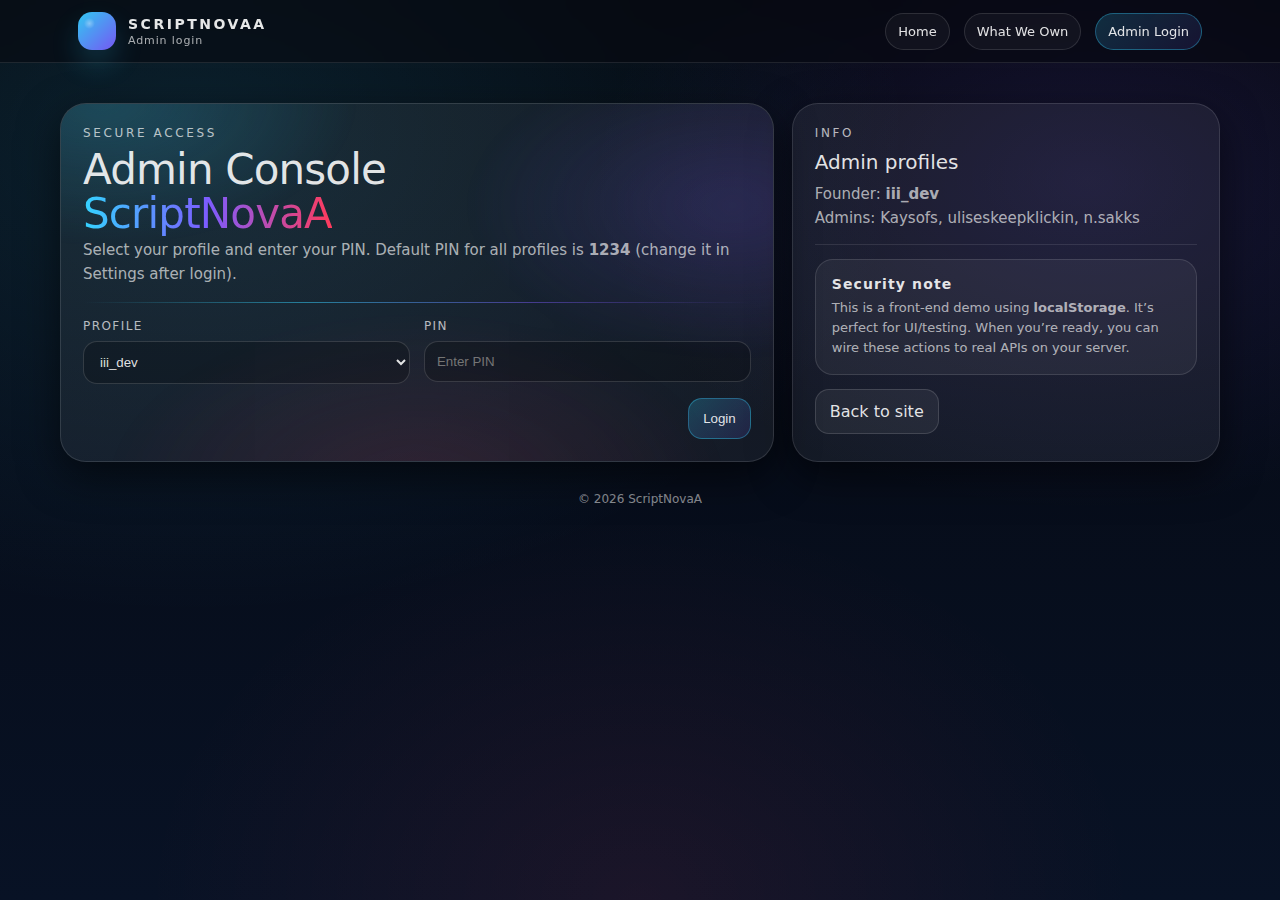
<file: admin/settings.html>
<!doctype html>
<html lang="en">
<head>
  <meta charset="utf-8"/>
  <meta name="viewport" content="width=device-width,initial-scale=1"/>
  <title>ScriptNovaa — Admin Settings</title>
  <link rel="stylesheet" href="../assets/styles.css"/>
</head>
<body>
  <div class="nav">
    <div class="nav-inner">
      <a class="brand" href="../index.html">
        <div class="logo"></div>
        <div>
          <h1>ScriptNovaa</h1>
          <small>Admin settings</small>
        </div>
      </a>
      <div class="nav-links">
        <a class="pill" href="../index.html">Public Site</a>
        <a class="pill" href="./dashboard.html">Dashboard</a>
        <a class="pill accent" href="./settings.html">Settings</a>
      </div>
    </div>
  </div>

  <div class="container hero">
    <div class="card">
      <div class="card-pad">
        <div data-admin-header></div>

        <div class="kicker">Settings</div>
        <div class="title" style="font-size:32px;">Admin controls & security</div>
        <p class="sub">
          Update your PIN and view founder-only settings. (Front-end demo using localStorage)
        </p>

        <div class="glow-line"></div>

        <div class="split">
          <div class="mini">
            <h3>Change your PIN</h3>
            <p class="sub" style="margin-top:8px;">
              PIN must be <b>4–8 digits</b>.
            </p>

            <div class="hr"></div>

            <div class="label">new pin</div>
            <input id="newPin" class="input" type="password" inputmode="numeric" placeholder="e.g. 2468"/>

            <div class="row end" style="margin-top:12px">
              <button class="btn primary" id="savePinBtn">Save PIN</button>
            </div>
          </div>

          <div class="mini">
            <h3>Status overview</h3>
            <div class="hr"></div>
            <div class="codebox" id="statusBox"></div>

            <div class="row" style="margin-top:12px">
              <button class="btn danger" id="forceServerUpBtn">Force Server UP</button>
              <button class="btn ok" id="forceAppWorkingBtn">Force App WORKING</button>
            </div>
          </div>
        </div>

        <div class="hr"></div>

        <div class="mini" id="founderPanel" style="display:none;">
          <h3>Founder-only settings (iii_dev)</h3>
          <p class="sub" style="margin-top:8px;">
            You are logged in as the founder. Add extra controls here later (API keys, real shutdown endpoints, audit logs, etc.).
          </p>

          <div class="hr"></div>

          <div class="split">
            <div class="mini">
              <h3>Admin profiles</h3>
              <p class="sub" style="margin-top:8px;">
                View the approved admin profiles and their roles.
              </p>
              <div class="codebox" id="usersBox"></div>
            </div>

            <div class="mini">
              <h3>Founder note</h3>
              <p class="sub" style="margin-top:8px;">
                This site currently uses localStorage. When you connect a backend, keep:
                <br/>• hashed PINs
                <br/>• session tokens
                <br/>• server-side permissions
              </p>
            </div>
          </div>
        </div>

        <div class="row end" style="margin-top:14px">
          <a class="btn" href="./dashboard.html">Back to Dashboard</a>
        </div>
      </div>
    </div>

    <div class="footer">© <span id="year"></span> ScriptNovaa</div>
  </div>

  <div class="toast"></div>

  <script type="module">
    import "../assets/app.js";

    document.querySelector("#year").textContent = new Date().getFullYear();

    const session = window.SN.requireAdmin();
    if(!session) throw new Error("redirecting");

    window.SN.renderAdminHeader(session);

    const isFounder = session.username === "iii_dev";
    const founderPanel = document.querySelector("#founderPanel");
    if(isFounder){
      founderPanel.style.display = "block";
    }

    const statusBox = document.querySelector("#statusBox");
    function refreshStatus(){
      const sDown = window.SN.isServerDown();
      const aDown = window.SN.isAppDown();
      statusBox.textContent =
`server status: ${sDown ? "DOWN" : "UP"}
${sDown ? "EVERYTHING IS BLOCKED" : "ONLINE"}
app status: ${aDown ? "DOWN" : "WORKING"}`;
    }
    refreshStatus();

    document.querySelector("#savePinBtn").addEventListener("click", ()=>{
      const newPin = document.querySelector("#newPin").value.trim();
      const res = window.SN.changePin(session.username, newPin);
      if(!res.ok){
        window.SN.toast(res.msg);
        return;
      }
      window.SN.toast("PIN updated.");
      document.querySelector("#newPin").value = "";
      if(isFounder) renderUsersBox();
    });

    document.querySelector("#forceServerUpBtn").addEventListener("click", ()=>{
      window.SN.setServerDown(false);
      window.SN.toast("Server forced UP.");
      refreshStatus();
    });

    document.querySelector("#forceAppWorkingBtn").addEventListener("click", ()=>{
      window.SN.setAppDown(false);
      window.SN.toast("App forced WORKING.");
      refreshStatus();
    });

    function renderUsersBox(){
      const usersBox = document.querySelector("#usersBox");
      if(!usersBox) return;
      const users = window.SN.getUsers();
      usersBox.textContent = users.map(u => `${u.username}  (${u.role})`).join("\n");
    }
    if(isFounder) renderUsersBox();
  </script>
</body>
</html>
</file>
<file: assets/styles.css>
/* ScriptNovaA — styles.css */
:root{
  --bg0:#05070e;
  --bg1:#081225;
  --card:rgba(255,255,255,.06);
  --card2:rgba(255,255,255,.08);
  --stroke:rgba(255,255,255,.12);
  --txt:rgba(255,255,255,.88);
  --muted:rgba(255,255,255,.65);
  --accent:#34d3ff;
  --accent2:#7c5cff;
  --danger:#ff3b5c;
  --ok:#34ff9a;
  --warn:#ffcf5a;
  --shadow: 0 14px 40px rgba(0,0,0,.55);
  --radius:18px;
  --radius2:26px;
}

*{box-sizing:border-box}
html,body{height:100%}
body{
  margin:0;
  font-family: ui-sans-serif, system-ui, -apple-system, Segoe UI, Roboto, Arial;
  color:var(--txt);
  background:
    radial-gradient(1200px 800px at 15% 15%, rgba(52,211,255,.12), transparent 60%),
    radial-gradient(900px 600px at 85% 20%, rgba(124,92,255,.14), transparent 55%),
    radial-gradient(900px 700px at 50% 100%, rgba(255,59,92,.08), transparent 55%),
    linear-gradient(180deg, var(--bg0), var(--bg1));
  overflow-x:hidden;
}

a{color:inherit; text-decoration:none}
.container{max-width:1160px; margin:0 auto; padding:28px 18px}

.nav{
  position:sticky; top:0; z-index:50;
  backdrop-filter: blur(14px);
  background: rgba(5,7,14,.55);
  border-bottom:1px solid rgba(255,255,255,.10);
}
.nav-inner{
  max-width:1160px; margin:0 auto;
  display:flex; align-items:center; justify-content:space-between;
  padding:12px 18px;
}
.brand{
  display:flex; align-items:center; gap:12px;
}
.logo{
  width:38px; height:38px; border-radius:14px;
  background:
    radial-gradient(10px 10px at 30% 30%, rgba(255,255,255,.35), transparent 55%),
    linear-gradient(135deg, rgba(52,211,255,.95), rgba(124,92,255,.95));
  box-shadow: 0 14px 28px rgba(52,211,255,.18);
}
.brand h1{
  margin:0; font-size:14px; letter-spacing:.18em;
  text-transform:uppercase; color:rgba(255,255,255,.9);
}
.brand small{display:block; margin-top:2px; letter-spacing:.08em; color:var(--muted); font-size:11px}

.nav-links{
  display:flex; gap:14px; flex-wrap:wrap; align-items:center;
}
.pill{
  padding:10px 12px;
  border:1px solid rgba(255,255,255,.12);
  background: rgba(255,255,255,.04);
  border-radius: 999px;
  font-size:13px;
  transition: transform .18s ease, background .18s ease, border-color .18s ease;
}
.pill:hover{
  transform: translateY(-1px);
  background: rgba(255,255,255,.07);
  border-color: rgba(255,255,255,.18);
}
.pill.accent{
  border-color: rgba(52,211,255,.35);
  background: linear-gradient(135deg, rgba(52,211,255,.18), rgba(124,92,255,.12));
}
.pill.danger{
  border-color: rgba(255,59,92,.35);
  background: linear-gradient(135deg, rgba(255,59,92,.16), rgba(124,92,255,.10));
}

.hero{
  padding:40px 0 10px;
}
.hero-grid{
  display:grid;
  grid-template-columns: 1.25fr .75fr;
  gap:18px;
}
@media (max-width: 940px){
  .hero-grid{grid-template-columns:1fr; }
}
.card{
  background: var(--card);
  border: 1px solid var(--stroke);
  border-radius: var(--radius2);
  box-shadow: var(--shadow);
  overflow:hidden;
}
.card-pad{padding:22px}

.kicker{
  font-size:12px;
  letter-spacing:.22em;
  text-transform:uppercase;
  color: rgba(255,255,255,.7);
}
.title{
  margin:10px 0 10px;
  font-size:38px;
  line-height:1.08;
  letter-spacing:-.02em;
}
.sub{
  margin:0;
  color: var(--muted);
  font-size:15px;
  line-height:1.6;
}

.glow-line{
  height:1px;
  background: linear-gradient(90deg, transparent, rgba(52,211,255,.6), rgba(124,92,255,.55), transparent);
  opacity:.85;
  margin:16px 0;
}

.grid-3{
  display:grid;
  grid-template-columns: repeat(3, 1fr);
  gap:14px;
}
@media (max-width: 900px){
  .grid-3{grid-template-columns:1fr; }
}
.mini{
  padding:16px;
  border-radius: var(--radius);
  border:1px solid rgba(255,255,255,.12);
  background: rgba(255,255,255,.05);
}
.mini h3{margin:0 0 6px; font-size:14px; letter-spacing:.08em}
.mini p{margin:0; color:var(--muted); font-size:13px; line-height:1.55}

.badges{
  display:flex; flex-wrap:wrap; gap:10px; margin-top:14px;
}
.badge{
  font-size:12px;
  padding:8px 10px;
  border-radius: 999px;
  border:1px solid rgba(255,255,255,.14);
  background: rgba(255,255,255,.04);
  color: rgba(255,255,255,.78);
}

.footer{
  margin:30px 0 10px;
  color: rgba(255,255,255,.55);
  font-size:12px;
  text-align:center;
}

.btn{
  display:inline-flex;
  align-items:center;
  justify-content:center;
  gap:10px;
  padding:12px 14px;
  border-radius: 14px;
  border:1px solid rgba(255,255,255,.14);
  background: rgba(255,255,255,.06);
  color: rgba(255,255,255,.88);
  cursor:pointer;
  transition: transform .15s ease, background .15s ease, border-color .15s ease, opacity .15s ease;
  user-select:none;
}
.btn:hover{
  transform: translateY(-1px);
  background: rgba(255,255,255,.08);
  border-color: rgba(255,255,255,.20);
}
.btn.primary{
  border-color: rgba(52,211,255,.35);
  background: linear-gradient(135deg, rgba(52,211,255,.22), rgba(124,92,255,.14));
}
.btn.danger{
  border-color: rgba(255,59,92,.35);
  background: linear-gradient(135deg, rgba(255,59,92,.20), rgba(124,92,255,.12));
}
.btn.ok{
  border-color: rgba(52,255,154,.35);
  background: linear-gradient(135deg, rgba(52,255,154,.18), rgba(52,211,255,.10));
}
.btn:disabled{
  opacity:.45;
  cursor:not-allowed;
  transform:none;
}

.row{display:flex; gap:12px; flex-wrap:wrap; align-items:center}
.row.end{justify-content:flex-end}

.input{
  width:100%;
  padding:12px 12px;
  border-radius: 14px;
  border:1px solid rgba(255,255,255,.14);
  background: rgba(0,0,0,.22);
  color: rgba(255,255,255,.88);
  outline:none;
}
.input:focus{
  border-color: rgba(52,211,255,.45);
  box-shadow: 0 0 0 4px rgba(52,211,255,.10);
}
.label{
  font-size:12px;
  color: rgba(255,255,255,.70);
  letter-spacing:.12em;
  text-transform:uppercase;
  margin:0 0 8px;
}

.toast{
  position: fixed;
  left: 50%;
  bottom: 22px;
  transform: translateX(-50%) translateY(20px);
  opacity: 0;
  pointer-events:none;
  background: rgba(0,0,0,.55);
  border:1px solid rgba(255,255,255,.14);
  backdrop-filter: blur(14px);
  padding:12px 14px;
  border-radius: 14px;
  box-shadow: var(--shadow);
  transition: opacity .20s ease, transform .20s ease;
  z-index: 200;
  max-width: min(520px, 92vw);
  color: rgba(255,255,255,.86);
  font-size: 13px;
  line-height: 1.45;
}
.toast.show{
  opacity:1;
  transform: translateX(-50%) translateY(0);
}

.split{
  display:grid;
  grid-template-columns: 1fr 1fr;
  gap:14px;
}
@media (max-width: 900px){
  .split{grid-template-columns:1fr;}
}

.hr{
  height:1px;
  background: rgba(255,255,255,.10);
  margin:14px 0;
}

/* Welcome animation */
.welcome-wrap{
  position:relative;
  overflow:hidden;
}
.welcome-bg{
  position:absolute; inset:-60px;
  background:
    radial-gradient(400px 220px at 15% 15%, rgba(52,211,255,.20), transparent 60%),
    radial-gradient(420px 240px at 85% 35%, rgba(124,92,255,.18), transparent 60%),
    radial-gradient(500px 280px at 50% 90%, rgba(255,59,92,.12), transparent 60%);
  filter: blur(10px);
  opacity:.95;
  transform: scale(1.08);
}
.welcome-content{position:relative; z-index:1}
.big-welcome{
  margin:8px 0 2px;
  font-size:42px;
  letter-spacing:-.02em;
  line-height:1.05;
}
.name-gradient{
  background: linear-gradient(90deg, rgba(52,211,255,1), rgba(124,92,255,1), rgba(255,59,92,1));
  -webkit-background-clip:text;
  background-clip:text;
  color:transparent;
  display:inline-block;
  animation: shimmer 2.8s ease-in-out infinite;
}
@keyframes shimmer{
  0%{filter: drop-shadow(0 0 0 rgba(52,211,255,.0))}
  50%{filter: drop-shadow(0 0 14px rgba(52,211,255,.20))}
  100%{filter: drop-shadow(0 0 0 rgba(52,211,255,.0))}
}

/* Maintenance overlay (server down) */
.maintenance{
  position:fixed; inset:0;
  z-index:300;
  display:none;
  place-items:center;
  padding:18px;
  background: rgba(0,0,0,.68);
  backdrop-filter: blur(16px);
}
.maintenance.show{display:grid;}
.maintenance .panel{
  width:min(820px, 94vw);
  border-radius: 26px;
  background: rgba(255,255,255,.06);
  border:1px solid rgba(255,255,255,.14);
  box-shadow: var(--shadow);
  overflow:hidden;
}
.maintenance .panel .top{
  padding:18px 18px 10px;
  background: linear-gradient(135deg, rgba(255,59,92,.18), rgba(124,92,255,.12));
  border-bottom:1px solid rgba(255,255,255,.10);
}
.maintenance h2{margin:0; font-size:22px}
.maintenance p{margin:10px 0 0; color:var(--muted); line-height:1.55}
.maintenance .body{padding:16px 18px 18px}
.codebox{
  font-family: ui-monospace, SFMono-Regular, Menlo, Monaco, Consolas, "Liberation Mono";
  background: rgba(0,0,0,.35);
  border:1px solid rgba(255,255,255,.12);
  padding:12px 12px;
  border-radius: 14px;
  color: rgba(255,255,255,.86);
  font-size: 12px;
  line-height:1.5;
  margin-top:12px;
}

/* admin sidebar-ish header */
.admin-head{
  display:flex; align-items:center; justify-content:space-between; gap:12px;
  margin-bottom: 10px;
}
.chip{
  padding:8px 10px;
  border-radius:999px;
  border:1px solid rgba(255,255,255,.14);
  background: rgba(255,255,255,.05);
  font-size:12px;
  color: rgba(255,255,255,.78);
}
.chip.founder{
  border-color: rgba(52,211,255,.35);
  background: linear-gradient(135deg, rgba(52,211,255,.16), rgba(124,92,255,.10));
}

/* subtle float anim */
.float{
  animation: floaty 4s ease-in-out infinite;
}
@keyframes floaty{
  0%,100%{transform: translateY(0)}
  50%{transform: translateY(-4px)}
}
</file>
